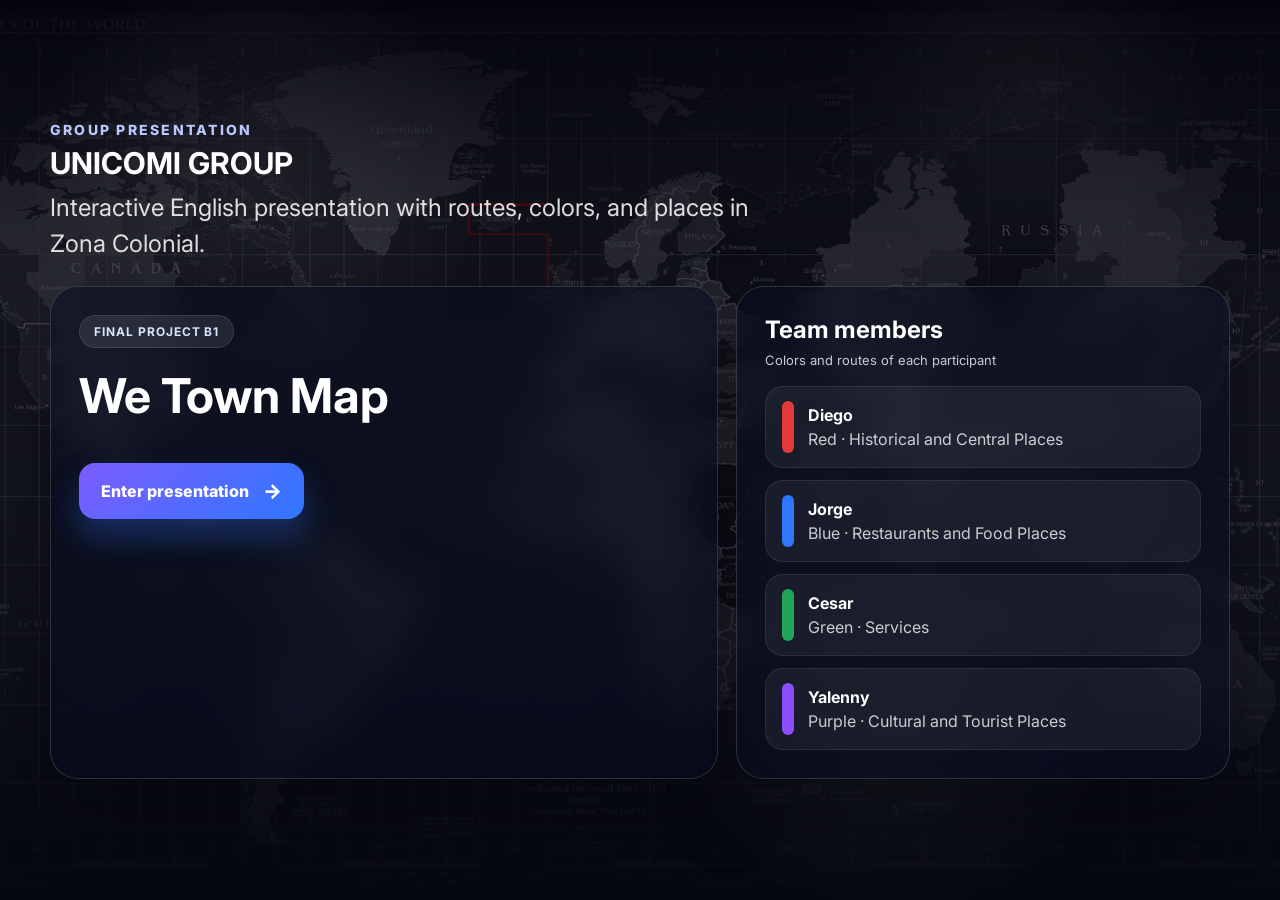
<file: index.html>
<!DOCTYPE html>
<html lang="en">
<head>
  <meta charset="UTF-8" />
  <meta name="viewport" content="width=device-width, initial-scale=1.0" />
  <meta name="theme-color" content="#000000" />
  <meta name="description" content="Interactive We Town Map project with routes, directions, and place cards." />
  <title>We Town Map — Zona Colonial</title>
  <base href="./" />
  <link rel="preconnect" href="https://fonts.googleapis.com">
  <link rel="preconnect" href="https://fonts.gstatic.com" crossorigin>
  <link href="https://fonts.googleapis.com/css2?family=Inter:wght@400;500;600;700;800&display=swap" rel="stylesheet">
  <link rel="stylesheet" href="styles.css" />
</head>
<body>
  <section id="welcomeScreen" class="welcome-screen is-visible" aria-label="Welcome presentation">
    <div class="welcome-backdrop"></div>
    <div class="welcome-noise"></div>
    <div class="welcome-content">
      <p class="welcome-kicker">Group Presentation</p>
      <h1 id="welcomeTitle" class="">UNICOMI GROUP</h1>
      <p id="welcomeSubtitle" class="welcome-subtitle">An interactive town map presentation with routes, directions, and places.</p>

      <div class="welcome-grid">
        <div class="welcome-main-card glass-card floating-card">
          <div class="welcome-main-copy">
            <span class="welcome-chip">Final Project B1</span>
            <h2 id="welcomeProjectTitle">We Town Map</h2>
          </div>
          <button id="enterAppBtn" class="enter-app-btn" type="button">
            <span>Enter presentation</span>
            <span class="enter-arrow">→</span>
          </button>
        </div>

        <div class="welcome-side-card glass-card">
          <div class="panel-row tight welcome-panel-head">
            <div>
              <h3>Team members</h3>
              <p class="muted small-copy">Colors and routes of each participant</p>
            </div>
          </div>
          <div id="welcomeMembers" class="welcome-members"></div>
        </div>
      </div>
    </div>
  </section>

  <div id="appShell" class="app-shell app-hidden" aria-hidden="true">
    <aside class="sidebar nav-scroll" aria-label="Presentation navigation sidebar">
      <div class="sidebar-content">
        <header class="brand-card">
          <p class="eyebrow">Final Project B1</p>
          <h1>🏠 We Town Map — Zona Colonial</h1>
          <p class="muted"></p>
        </header>

        <section class="panel start-panel" aria-labelledby="startPointTitle">
          <div class="start-box">
            <strong id="startPointTitle">Start point</strong>
            <span>Parque Colón, Zona Colonial</span>
          </div>
          <div class="status-row">
            <span id="statusPill" class="status-pill">Loading map…</span>
            <button id="resetBtn" class="ghost-btn" type="button">Reset</button>
          </div>
        </section>

        <section class="panel participant-panel" aria-labelledby="participantsTitle">
          <div class="panel-row tight">
            <h2 id="participantsTitle">Participants</h2>
            <span id="activeGroupLabel" class="chip">All routes</span>
          </div>
          <div class="panel-row tight participants-toolbar">
            <p class="muted small-copy participants-copy">Show or hide the participant buttons.</p>
            <button id="toggleParticipantsBtn" class="ghost-btn" type="button" aria-expanded="true">Hide</button>
          </div>
          <div id="groupButtons" class="group-buttons"></div>
        </section>

        <section class="panel places-panel" aria-labelledby="placesTitle">
          <div class="panel-row tight">
            <div>
              <h2 id="placesTitle">Places</h2>
              <p class="muted small-copy">Only the nav scrolls. The map and visual card stay fixed.</p>
            </div>
            <button id="togglePlacesBtn" class="ghost-btn" type="button">Hide list</button>
          </div>
          <div id="placesWrap">
            <div id="placesList" class="places-list"></div>
          </div>
        </section>
      </div>
    </aside>

    <main class="map-column sticky-column">
      <div class="map-stage">
        <div id="map"></div>
        <div id="legend" class="legend overlay-card"></div>
        <div id="mapNav" class="map-nav overlay-card">
          <div class="map-nav-top">
            <span class="map-nav-title">Presentation controls</span>
            <span id="presentationCounter" class="chip">0 / 0</span>
          </div>
          <div class="presentation-actions inside-map">
            <button id="prevBtn" class="ghost-btn" type="button">Previous</button>
            <button id="nextBtn" class="primary-btn" type="button">Next</button>
          </div>
        </div>
      </div>
    </main>

    <aside class="info-column sticky-column" aria-label="Selected place information">
      <div class="info-content">
        <section class="panel hero-panel visual-panel" aria-labelledby="placeCardTitle">
          <div class="panel-row tight">
            <div>
              <h2 id="placeCardTitle">Place card</h2>
              <p class="muted small-copy">Photo, name, and a brief description next to the map.</p>
            </div>
            <span id="placeGroupBadge" class="group-badge">—</span>
          </div>

          <div id="placeHero" class="place-hero empty-state">Select a place to load the real image.</div>

          <div id="placeMeta" class="place-meta hidden">
            <div class="meta-top compact-meta">
              <div>
                <h3 id="placeTitle"></h3>
                <p id="placeAddress" class="muted"></p>
              </div>
            </div>
            <p id="placeDescription" class="description"></p>
            <p id="placeSentence" class="sentence"></p>
            <div id="photoAttribution" class="attribution"></div>
          </div>
        </section>

        <section class="panel directions-panel slim-panel" aria-labelledby="directionsTitle">
          <div class="panel-row tight">
            <div>
              <h2 id="directionsTitle">Directions</h2>
              <p class="muted small-copy">Hidden until needed during the presentation.</p>
            </div>
            <button id="toggleDirectionsBtn" class="ghost-btn" type="button" aria-expanded="false">Show</button>
          </div>
          <div id="directionsWrap" class="hidden">
            <ol id="directionsList" class="directions-list">
              <li>Select a place to generate the real route.</li>
            </ol>
          </div>
        </section>
      </div>
    </aside>
  </div>

  <script src="config.js"></script>
  <script src="data.js"></script>
  <script src="app.js"></script>
</body>
</html>
</file>
<file: styles.css>
:root {
  --welcome-bg-image: url('img/fondo.png');
  --bg: #060816;
  --bg-gradient: linear-gradient(135deg, #060816 0%, #0d1430 42%, #060816 100%);
  --panel: rgba(7, 13, 32, 0.62);
  --panel-strong: rgba(9, 16, 38, 0.82);
  --line: rgba(255,255,255,0.14);
  --line-strong: rgba(255,255,255,0.22);
  --text: #eef4ff;
  --muted: rgba(226, 236, 255, 0.72);
  --shadow: 0 24px 80px rgba(0, 0, 0, 0.34);
  --red: #ff6b6b;
  --blue: #6ea8ff;
  --green: #5fda95;
  --purple: #b08cff;
  --shell-gap: 18px;
  --shell-pad: 18px;
  --radius-xl: 24px;
  --radius-lg: 20px;
  --radius-md: 16px;
  --transition-slow: 0.7s cubic-bezier(0.22, 1, 0.36, 1);
  --transition-fast: 0.24s ease;
}

* { box-sizing: border-box; }
html, body { height: 100%; }
html { scroll-behavior: smooth; }
body {
  margin: 0;
  font-family: Inter, system-ui, sans-serif;
  color: var(--text);
  background: radial-gradient(circle at top, rgba(124, 92, 255, 0.18), transparent 28%),
              radial-gradient(circle at 80% 12%, rgba(47, 119, 255, 0.18), transparent 24%),
              var(--bg-gradient);
  background-attachment: fixed;
  position: relative;
  overflow: hidden;
}
body::before {
  content: "";
  position: fixed;
  inset: 0;
  background: radial-gradient(circle at 20% 18%, rgba(255,255,255,0.07), transparent 20%),
              radial-gradient(circle at 84% 10%, rgba(126,170,255,0.08), transparent 18%),
              radial-gradient(circle at 72% 78%, rgba(124,92,255,0.10), transparent 24%);
  pointer-events: none;
  z-index: 0;
}
body.is-locked { overflow: hidden; }
button, a { font: inherit; }
a { color: inherit; }

.welcome-screen {
  position: fixed;
  inset: 0;
  z-index: 30;
  display: grid;
  place-items: center;
  overflow: hidden;
  background: #060816;
  transition: opacity var(--transition-slow), visibility var(--transition-slow), transform var(--transition-slow);
}
.welcome-screen.is-hidden {
  opacity: 0;
  visibility: hidden;
  pointer-events: none;
}
.welcome-screen.is-exiting {
  opacity: 0;
  transform: scale(1.015);
}
.welcome-backdrop,
.welcome-noise {
  position: absolute;
  inset: 0;
}
.welcome-backdrop {
  background-image: var(--welcome-bg-image);
  background-size: cover;
  background-position: center;
  background-repeat: no-repeat;
}
.welcome-backdrop::after {
  content: "";
  position: absolute;
  inset: 0;
  background: linear-gradient(180deg, rgba(6,8,22,0.55), rgba(6,8,22,0.74));
}
.welcome-noise {
  background: radial-gradient(circle at 20% 20%, rgba(255,255,255,0.12), transparent 18%), radial-gradient(circle at 80% 10%, rgba(255,255,255,0.08), transparent 14%), radial-gradient(circle at 70% 80%, rgba(255,255,255,0.08), transparent 18%);
  mix-blend-mode: screen;
  opacity: 0.55;
  animation: floatNoise 9s linear infinite alternate;
}
.welcome-content {
  position: relative;
  z-index: 2;
  width: min(1180px, calc(100vw - 48px));
  color: white;
}
.welcome-kicker {
  margin: 0 0 10px;
  font-size: 14px;
  font-weight: 800;
  text-transform: uppercase;
  letter-spacing: 0.16em;
  color: #b8c8ff;
}
.welcome-title {
  margin: 0 0 14px;
  max-width: 11ch;
  font-size: clamp(46px, 9vw, 88px);
  line-height: 0.92;
}
.welcome-subtitle {
  max-width: 760px;
  margin: 0 0 24px;
  font-size: clamp(18px, 2.4vw, 24px);
  line-height: 1.5;
  color: rgba(255,255,255,0.86);
}
.welcome-grid {
  display: grid;
  grid-template-columns: minmax(0, 1.15fr) minmax(320px, 0.85fr);
  gap: 18px;
}
.glass-card {
  background: rgba(7, 13, 32, 0.58);
  border: 1px solid rgba(255,255,255,0.15);
  border-radius: 28px;
  box-shadow: 0 24px 80px rgba(0,0,0,0.35);
  backdrop-filter: blur(16px);
}
.welcome-main-card,
.welcome-side-card { padding: 28px; }
.floating-card { animation: floatCard 4.8s ease-in-out infinite; }
.welcome-chip,
.chip,
.status-pill,
.group-badge {
  display: inline-flex;
  align-items: center;
  justify-content: center;
  padding: 6px 10px;
  border-radius: 999px;
  font-size: 12px;
  font-weight: 700;
  background: rgba(255,255,255,0.09);
  color: #d7e5ff;
  border: 1px solid rgba(255,255,255,0.1);
}
.welcome-chip { padding: 8px 14px; letter-spacing: 0.08em; text-transform: uppercase; }
.welcome-main-copy h2 { margin: 18px 0 12px; font-size: clamp(32px, 4vw, 48px); }
.welcome-main-copy p,
.welcome-panel-head .small-copy,
.welcome-member-copy span { color: rgba(255,255,255,0.78); }
.enter-app-btn,
.ghost-btn,
.primary-btn,
.group-btn,
.place-btn {
  border: 1px solid var(--line);
  border-radius: 16px;
  transition: transform var(--transition-fast), box-shadow var(--transition-fast), border-color var(--transition-fast), background var(--transition-fast), opacity var(--transition-fast);
}
.enter-app-btn {
  margin-top: 26px;
  width: fit-content;
  padding: 16px 22px;
  display: inline-flex;
  align-items: center;
  gap: 14px;
  border: 0;
  background: linear-gradient(135deg, #7c5cff 0%, #2f77ff 100%);
  color: white;
  font-size: 16px;
  font-weight: 800;
  cursor: pointer;
  box-shadow: 0 18px 32px rgba(47, 119, 255, 0.3);
}
.enter-app-btn:hover,
.group-btn:hover,
.place-btn:hover,
.ghost-btn:hover,
.primary-btn:hover {
  transform: translateY(-1px);
  box-shadow: var(--shadow);
}
.enter-arrow { font-size: 20px; }
.welcome-members { display: grid; gap: 12px; margin-top: 18px; }
.welcome-member {
  display: grid;
  grid-template-columns: 12px 1fr;
  gap: 14px;
  align-items: center;
  padding: 14px 16px;
  border-radius: 18px;
  background: rgba(255,255,255,0.06);
  border: 1px solid rgba(255,255,255,0.08);
}
.welcome-member-swatch { width: 12px; height: 52px; border-radius: 999px; }
.welcome-member-copy { display: grid; gap: 4px; min-width: 0; }
.welcome-member-copy strong { font-size: 16px; }

.app-shell {
  position: relative;
  z-index: 1;
  height: 100dvh;
  display: grid;
  grid-template-columns: minmax(300px, 360px) minmax(0, 1fr) minmax(300px, 360px);
  gap: var(--shell-gap);
  padding: var(--shell-pad);
  opacity: 0;
  visibility: hidden;
  pointer-events: none;
  transform: translateY(20px) scale(0.99);
  transition: opacity var(--transition-slow), transform var(--transition-slow), visibility var(--transition-slow);
}
#appShell.app-hidden { display: none; }
#appShell.app-visible {
  display: grid;
  opacity: 1;
  visibility: visible;
  pointer-events: auto;
  transform: none;
}

.sidebar,
.info-column,
.map-column { min-height: 0; }
.sidebar,
.info-column {
  display: flex;
  flex-direction: column;
  height: calc(100dvh - (var(--shell-pad) * 2));
  min-height: 0;
}
.sidebar-content,
.info-content {
  display: flex;
  flex-direction: column;
  height: 100%;
  min-height: 0;
  gap: 14px;
}
.map-column {
  display: block;
  height: calc(100dvh - (var(--shell-pad) * 2));
  min-height: 0;
}
.nav-scroll { overflow: hidden; }
.sidebar { overflow: hidden; }
.sidebar-content {
  overflow-y: auto;
  overflow-x: hidden;
  padding-right: 4px;
  scrollbar-gutter: stable;
}
.sidebar-content::-webkit-scrollbar { width: 10px; }
.sidebar-content::-webkit-scrollbar-thumb { background: rgba(255,255,255,0.28); border-radius: 999px; border: 2px solid transparent; background-clip: padding-box; }
.sidebar-content::-webkit-scrollbar-track { background: transparent; }
.sticky-column { position: relative; top: auto; }

.brand-card,
.panel,
.overlay-card {
  background: var(--panel);
  border: 1px solid var(--line);
  border-radius: 22px;
  box-shadow: var(--shadow);
  backdrop-filter: blur(16px);
  -webkit-backdrop-filter: blur(16px);
  position: relative;
  overflow: hidden;
}
.brand-card::before,
.panel::before,
.overlay-card::before {
  content: "";
  position: absolute;
  inset: 0;
  background: linear-gradient(180deg, rgba(255,255,255,0.1), rgba(255,255,255,0.02));
  pointer-events: none;
}
.brand-card,
.panel {
  overflow: visible;
}
.overlay-card,
#map {
  overflow: hidden;
}
.brand-card { padding: 20px; margin-bottom: 0; flex: 0 0 auto; }
.panel { padding: 16px; margin-bottom: 0; }
.places-panel { display: flex; flex-direction: column; flex: 1 1 auto; min-height: 0; overflow: hidden; }
#placesWrap { min-height: 0; flex: 1 1 auto; overflow-y: auto; overflow-x: hidden; padding-right: 4px; }
.places-list { display: grid; gap: 10px; max-height: none; overflow: visible; }
#placesWrap::-webkit-scrollbar { width: 10px; }
#placesWrap::-webkit-scrollbar-thumb { background: rgba(255,255,255,0.28); border-radius: 999px; border: 2px solid transparent; background-clip: padding-box; }
#placesWrap::-webkit-scrollbar-track { background: transparent; }


.eyebrow { margin: 0 0 8px; font-size: 12px; font-weight: 800; text-transform: uppercase; letter-spacing: 0.08em; color: #8cb5ff; }
h1, h2, h3, p { margin-top: 0; }
h1 { margin-bottom: 10px; font-size: 30px; line-height: 1.06; }
h2 { margin-bottom: 0; font-size: 18px; }
h3 { margin-bottom: 8px; font-size: 24px; }
.muted { color: var(--muted); }
.small-copy { margin: 4px 0 0; font-size: 13px; }

.panel-row,
.status-row,
.map-nav-top {
  display: flex;
  align-items: center;
  justify-content: space-between;
  gap: 12px;
  flex-wrap: wrap;
}
.panel-row > *,
.status-row > *,
.map-nav-top > * {
  min-width: 0;
}
.panel-row { margin-bottom: 12px; }
.panel-row.tight { align-items: flex-start; }
.status-row { margin-top: 12px; }
.start-box {
  display: grid;
  gap: 4px;
  padding: 14px;
  border-radius: 16px;
  background: rgba(255, 214, 102, 0.12);
  border: 1px solid rgba(255, 214, 102, 0.24);
}
.ghost-btn,
.primary-btn { padding: 11px 14px; background: rgba(255,255,255,0.08); color: var(--text); font-weight: 700; cursor: pointer; white-space: normal; }
.primary-btn { background: linear-gradient(135deg, #7c5cff 0%, #2f77ff 100%); color: white; border-color: rgba(255,255,255,0.14); }

.participants-toolbar {
  align-items: center;
  margin-bottom: 14px;
}
.participants-copy {
  flex: 1 1 180px;
  margin: 0;
}
.group-buttons { display: grid; grid-template-columns: 1fr 1fr; gap: 10px; overflow: hidden; max-height: 520px; opacity: 1; transition: max-height 0.25s ease, opacity 0.25s ease, margin 0.25s ease; }
.group-buttons.is-collapsed { max-height: 0; opacity: 0; pointer-events: none; }
.group-btn,
.place-btn {
  width: 100%;
  text-align: left;
  background: rgba(255,255,255,0.06);
  color: var(--text);
  padding: 12px 14px;
  cursor: pointer;
  white-space: normal;
}
.group-btn strong,
.place-btn strong { display: block; }
.group-btn span,
.place-btn span { color: var(--muted); font-size: 12px; line-height: 1.45; }
.group-btn.active,
.place-btn.active { border-width: 2px; }
.group-btn.red.active,
.place-btn.red.active { border-color: var(--red); }
.group-btn.blue.active,
.place-btn.blue.active { border-color: var(--blue); }
.group-btn.green.active,
.place-btn.green.active { border-color: var(--green); }
.group-btn.purple.active,
.place-btn.purple.active { border-color: var(--purple); }
.group-btn.all.active { border-color: #64748b; }
.group-badge.red { background: rgba(226,58,58,0.12); color: var(--red); }
.group-badge.blue { background: rgba(47,119,255,0.12); color: var(--blue); }
.group-badge.green { background: rgba(33,165,91,0.12); color: var(--green); }
.group-badge.purple { background: rgba(139,77,255,0.12); color: var(--purple); }

.map-stage {
  position: relative;
  height: 100%;
  min-height: 0;
}
#map {
  width: 100%;
  height: 100%;
  min-height: 100%;
  border-radius: 26px;
  box-shadow: var(--shadow);
  border: 1px solid var(--line);
  background: #0e1626;
}
#map::after {
  content: "";
  position: absolute;
  inset: 0;
  border-radius: inherit;
  border: 1px solid rgba(255,255,255,0.06);
  pointer-events: none;
}
.overlay-card {
  position: absolute;
  z-index: 3;
  padding: 12px 14px;
}
.legend { left: 14px; bottom: 14px; display: grid; gap: 8px; }
.legend-item { display: flex; align-items: center; gap: 8px; font-size: 13px; color: #31445f; }
.legend-swatch { width: 12px; height: 12px; border-radius: 999px; }
.map-nav { right: 14px; bottom: 14px; width: min(280px, calc(100% - 28px)); }
.map-nav-title { font-size: 14px; font-weight: 800; }
.presentation-actions { display: grid; grid-template-columns: 1fr 1fr; gap: 10px; }
.presentation-actions.inside-map { width: 100%; }

.info-column { overflow: hidden; }
.info-content {
  overflow-y: auto;
  overflow-x: hidden;
  padding-right: 4px;
  scrollbar-gutter: stable;
}
.info-content::-webkit-scrollbar { width: 10px; }
.info-content::-webkit-scrollbar-thumb { background: rgba(255,255,255,0.28); border-radius: 999px; border: 2px solid transparent; background-clip: padding-box; }
.info-content::-webkit-scrollbar-track { background: transparent; }
.visual-panel,
.slim-panel { display: flex; flex-direction: column; }
.hero-panel { flex: 1 1 auto; min-height: 0; }
.slim-panel { flex: 0 0 auto; }
.place-hero {
  min-height: 250px;
  flex: 1 1 auto;
  border-radius: 18px;
  overflow: hidden;
  background: rgba(255,255,255,0.06);
  border: 1px solid rgba(255,255,255,0.1);
  display: grid;
  place-items: center;
  margin-bottom: 14px;
}
.place-hero img { width: 100%; height: 100%; object-fit: cover; display: block; }
.empty-state { color: var(--muted); text-align: center; padding: 22px; }
.place-meta { display: grid; gap: 10px; }
.compact-meta h3 { font-size: 26px; line-height: 1.08; }
.description,
.sentence { line-height: 1.6; color: rgba(238,244,255,0.86); }
.sentence { padding: 12px 14px; background: rgba(255,255,255,0.06); border: 1px solid var(--line); border-radius: 14px; font-weight: 600; }
.attribution { font-size: 12px; color: var(--muted); }
.attribution a { text-decoration: none; color: #8cb5ff; }
#directionsWrap { overflow: visible; }
.directions-list { margin: 0; padding-left: 18px; line-height: 1.7; color: rgba(238,244,255,0.82); max-height: min(34vh, 320px); overflow-y: auto; padding-right: 8px; }
.directions-list li { margin-bottom: 8px; word-break: break-word; }
.hidden { display: none !important; }
.marker-pin { width: 18px; height: 18px; border-radius: 999px; border: 3px solid white; box-shadow: 0 6px 16px rgba(0,0,0,0.22); }

.welcome-content,
.panel,
.brand-card,
.overlay-card,
.group-btn,
.place-btn,
.ghost-btn,
.primary-btn,
.enter-app-btn,
.welcome-member-copy,
.place-meta,
.description,
.sentence,
.attribution,
.group-btn,
.place-btn,
.start-box,
.legend,
.map-nav {
  max-width: 100%;
  min-width: 0;
}
.welcome-title,
.welcome-subtitle,
#welcomeProjectTitle,
.place-btn strong,
.group-btn strong,
#placeTitle,
#placeAddress,
#placeDescription,
#placeSentence,
.attribution,
.legend-item,
.map-nav-title,
.start-box span,
.status-pill,
.chip,
.group-badge {
  overflow-wrap: anywhere;
  word-break: break-word;
}

.sidebar-content > *,
.info-content > *,
.map-stage > .overlay-card {
  opacity: 0;
  transform: translateY(18px) scale(0.985);
  animation: cardEntrance 0.72s cubic-bezier(0.22, 1, 0.36, 1) forwards;
}
.sidebar-content > *:nth-child(1) { animation-delay: 0.06s; }
.sidebar-content > *:nth-child(2) { animation-delay: 0.14s; }
.sidebar-content > *:nth-child(3) { animation-delay: 0.22s; }
.sidebar-content > *:nth-child(4) { animation-delay: 0.3s; }
.info-content > *:nth-child(1) { animation-delay: 0.2s; }
.info-content > *:nth-child(2) { animation-delay: 0.28s; }
.map-stage > .overlay-card:nth-of-type(1) { animation-delay: 0.18s; }
.map-stage > .overlay-card:nth-of-type(2) { animation-delay: 0.26s; }
.brand-card:hover,
.panel:hover,
.overlay-card:hover {
  transform: translateY(-3px);
  box-shadow: 0 28px 90px rgba(0, 0, 0, 0.4);
  border-color: var(--line-strong);
}
.gm-style .custom-map-nav { margin: 12px; }
.gm-style .custom-map-nav .map-nav { position: relative; right: auto; bottom: auto; width: 280px; }
.gm-style iframe + div,
.gm-style iframe + div + div { max-width: 100%; }

@keyframes floatCard {
  0%, 100% { transform: translateY(0); }
  50% { transform: translateY(-8px); }
}
@keyframes floatNoise {
  from { transform: translate3d(0, 0, 0); }
  to { transform: translate3d(14px, -12px, 0); }
}
@keyframes cardEntrance {
  0% { opacity: 0; transform: translateY(18px) scale(0.985); }
  100% { opacity: 1; transform: translateY(0) scale(1); }
}

@media (max-width: 1400px) {
  .app-shell {
    grid-template-columns: minmax(280px, 340px) minmax(0, 1fr) minmax(280px, 340px);
  }
}

@media (max-width: 1180px) {
  html,
  body {
    height: auto;
    min-height: 100%;
  }
  body {
    overflow-x: hidden;
    overflow-y: auto;
    -webkit-overflow-scrolling: touch;
  }
  .app-shell {
    min-height: auto;
    height: auto;
    display: flex;
    flex-direction: column;
    gap: 14px;
    padding: 14px 14px calc(20px + env(safe-area-inset-bottom, 0px));
    overflow: visible;
    -webkit-overflow-scrolling: touch;
  }
  #appShell.app-visible { display: flex; }
  .sidebar,
  .map-column,
  .info-column {
    width: 100%;
    min-height: 0;
  }
  .sidebar,
  .map-column,
  .info-column {
    height: auto;
    max-height: none;
    overflow: visible;
  }
  .sidebar-content {
    height: auto;
    max-height: none;
    min-height: 0;
    overflow: visible;
    padding-right: 0;
    scrollbar-gutter: auto;
  }
  .sidebar-content::-webkit-scrollbar {
    width: 10px;
  }
  .sidebar-content::-webkit-scrollbar-thumb {
    background: rgba(255,255,255,0.28);
    border-radius: 999px;
    border: 2px solid transparent;
    background-clip: padding-box;
  }
  .sidebar-content::-webkit-scrollbar-track {
    background: transparent;
  }
  .info-content {
    height: auto;
    min-height: auto;
  }
  .map-column { order: 2; }
  .sidebar { order: 1; }
  .info-column { order: 3; }
  .brand-card,
  .panel,
  .overlay-card { border-radius: 20px; }
  .places-panel,
  .hero-panel,
  .slim-panel {
    flex: 0 0 auto;
    min-height: auto;
    height: auto;
    overflow: visible;
  }
  .panel,
  .brand-card,
  .overlay-card {
    overflow: visible;
  }
  #placesWrap,
  .places-list,
  #directionsWrap,
  .directions-list {
    max-height: none;
    height: auto;
    padding-right: 0;
    overflow: visible;
  }
  .map-stage { overflow: hidden; border-radius: 20px; min-height: 0; }
  #map {
    height: clamp(280px, 48dvh, 560px);
    min-height: clamp(280px, 48dvh, 560px);
    border-radius: 20px;
  }
  .legend { left: 10px; bottom: 10px; }
  .map-nav { left: 10px; right: 10px; bottom: 10px; width: auto; }
  .place-hero {
    min-height: clamp(220px, 36dvh, 420px);
    flex: 0 0 auto;
  }
  .group-buttons { grid-template-columns: 1fr 1fr; }
}

@media (max-width: 860px) {
  .welcome-content { width: min(100vw - 20px, 980px); padding: 18px 0; }
  .welcome-grid { grid-template-columns: 1fr; }
  .welcome-kicker { font-size: 12px; letter-spacing: 0.12em; }
  .welcome-title { margin-bottom: 10px; max-width: none; font-size: clamp(34px, 10vw, 58px); }
  .welcome-subtitle { margin-bottom: 18px; font-size: clamp(15px, 4vw, 20px); line-height: 1.45; }
  .welcome-main-card,
  .welcome-side-card { padding: 18px; border-radius: 22px; }
  .welcome-main-copy h2 { font-size: clamp(26px, 8vw, 38px); }
  .welcome-member { grid-template-columns: 10px 1fr; gap: 12px; padding: 12px 14px; }
  .welcome-member-swatch { height: 100%; min-height: 44px; }
  .app-shell { padding: 10px; gap: 12px; }
  .brand-card,
  .panel,
  .overlay-card { border-radius: 18px; }
  .brand-card { padding: 16px; }
  .panel { padding: 14px; }
  h1 { font-size: 24px; }
  .compact-meta h3 { font-size: 22px; }
}

@media (max-width: 640px) {
  .welcome-screen { align-items: stretch; }
  .welcome-content { width: calc(100vw - 16px); padding: 14px 0 16px; }
  .welcome-main-card,
  .welcome-side-card { padding: 18px; border-radius: 20px; }
  .enter-app-btn { width: 100%; justify-content: center; padding: 15px 18px; }
  .app-shell { padding: 8px; gap: 10px; }
  .brand-card,
  .panel,
  .overlay-card,
  .map-stage,
  #map { border-radius: 16px; }
  .group-buttons { grid-template-columns: 1fr; }
  #map {
    height: 260px;
    min-height: 260px;
  }
  .legend { display: none; }
  .ghost-btn,
  .primary-btn { min-height: 44px; padding: 10px 12px; }
  .group-btn,
  .place-btn { padding: 12px; }
  .place-hero { min-height: 180px; margin-bottom: 12px; }
  .description,
  .sentence,
  .directions-list { font-size: 14px; line-height: 1.6; }
}

@media (max-width: 420px) {
  .welcome-title { font-size: 31px; }
  .welcome-main-copy h2 { font-size: 24px; }
  h1 { font-size: 22px; }
  h2 { font-size: 17px; }
  .small-copy,
  .group-btn span,
  .place-btn span,
  .legend-item,
  .attribution { font-size: 12px; }
  .app-shell { padding: 6px; gap: 8px; }
  #map {
    height: 220px;
    min-height: 220px;
  }
}

@media (prefers-reduced-motion: reduce) {
  .welcome-screen,
  .app-shell,
  .sidebar-content > *,
  .info-content > *,
  .map-stage > .overlay-card,
  .floating-card,
  .welcome-noise {
    animation: none !important;
    transition: none !important;
    transform: none !important;
    opacity: 1 !important;
  }
  .brand-card:hover,
  .panel:hover,
  .overlay-card:hover,
  .group-btn:hover,
  .place-btn:hover,
  .ghost-btn:hover,
  .primary-btn:hover,
  .enter-app-btn:hover {
    transform: none;
  }
}


@media (max-width: 1180px) {
  .nav-scroll,
  .places-panel,
  #placesWrap,
  .places-list {
    overflow: visible !important;
  }
}
</file>
